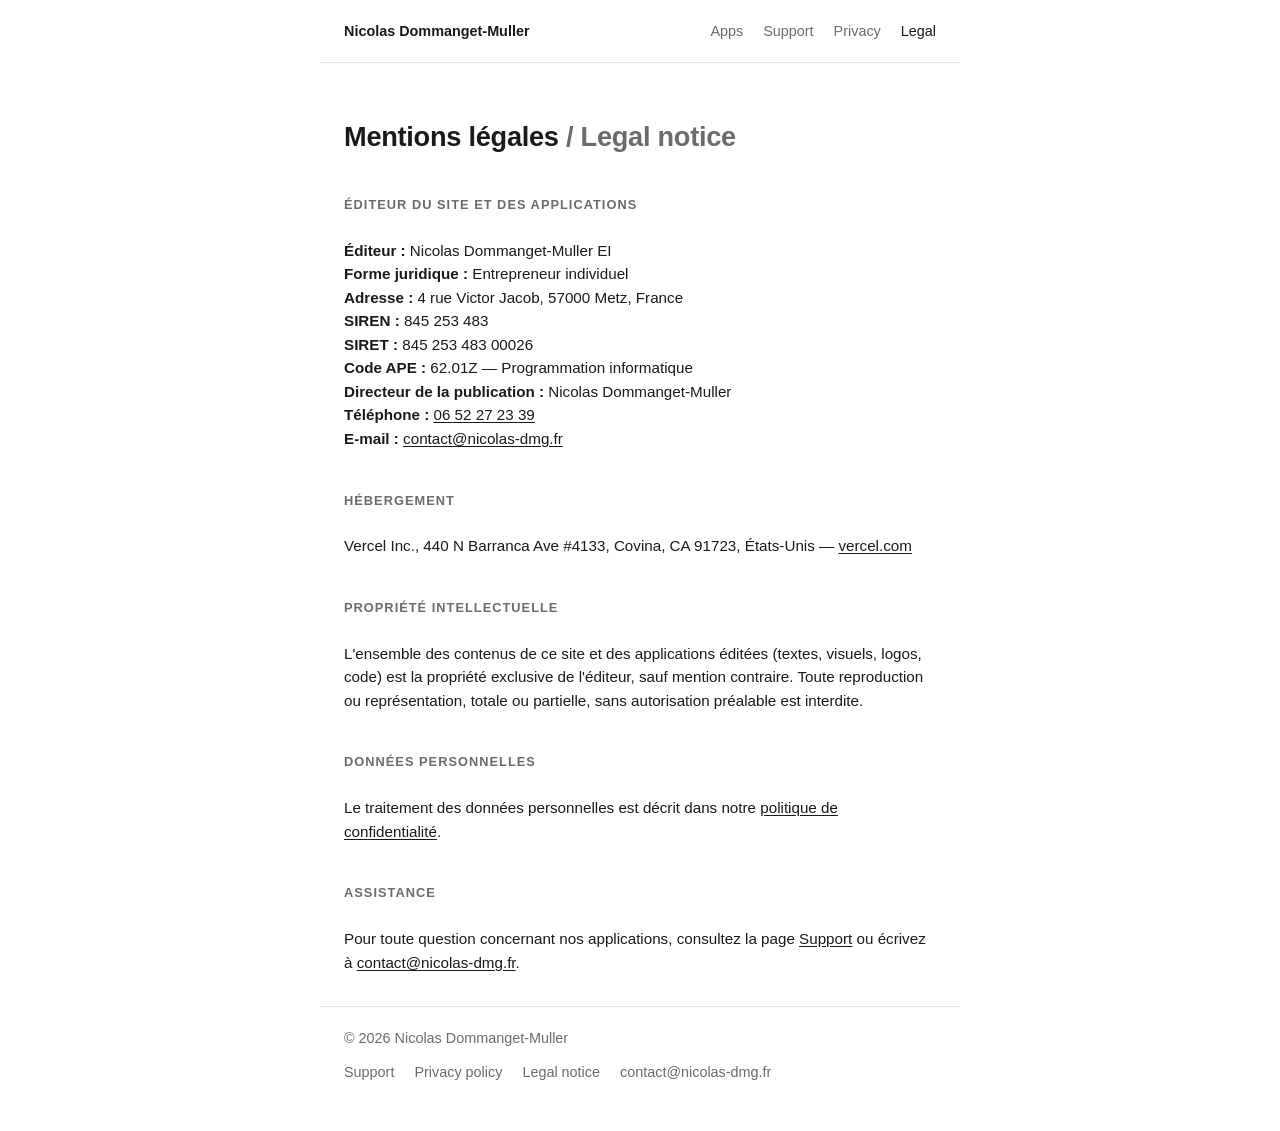
<file: legal.html>
<!DOCTYPE html>
<html lang="fr">
<head>
  <meta charset="UTF-8" />
  <meta name="viewport" content="width=device-width, initial-scale=1.0" />
  <title>Mentions légales — Nicolas Dommanget-Muller</title>
  <meta name="description" content="Mentions légales / Legal notice." />
  <link rel="stylesheet" href="style.css" />
</head>
<body>
  <header class="site-header">
    <a class="brand" href="index.html">Nicolas Dommanget-Muller</a>
    <nav>
      <a href="index.html#apps">Apps</a>
      <a href="support.html">Support</a>
      <a href="privacy.html">Privacy</a>
      <a href="legal.html" aria-current="page">Legal</a>
    </nav>
  </header>

  <main class="prose">
    <h1>Mentions légales <span class="muted">/ Legal notice</span></h1>

    <h2>Éditeur du site et des applications</h2>
    <ul class="plain">
      <li><strong>Éditeur :</strong> Nicolas Dommanget-Muller EI</li>
      <li><strong>Forme juridique :</strong> Entrepreneur individuel</li>
      <li><strong>Adresse :</strong> 4 rue Victor Jacob, 57000 Metz, France</li>
      <li><strong>SIREN :</strong> 845 253 483</li>
      <li><strong>SIRET :</strong> 845 253 483 00026</li>
      <li><strong>Code APE :</strong> 62.01Z — Programmation informatique</li>
      <li><strong>Directeur de la publication :</strong> Nicolas Dommanget-Muller</li>
      <li><strong>Téléphone :</strong> <a href="tel:+33652272339">06 52 27 23 39</a></li>
      <li><strong>E-mail :</strong> <a href="mailto:contact@nicolas-dmg.fr">contact@nicolas-dmg.fr</a></li>
    </ul>

    <h2>Hébergement</h2>
    <p>
      Vercel Inc., 440 N Barranca Ave #4133, Covina, CA 91723, États-Unis —
      <a href="https://vercel.com" rel="noopener">vercel.com</a>
    </p>

    <h2>Propriété intellectuelle</h2>
    <p>
      L'ensemble des contenus de ce site et des applications éditées (textes, visuels, logos,
      code) est la propriété exclusive de l'éditeur, sauf mention contraire. Toute reproduction
      ou représentation, totale ou partielle, sans autorisation préalable est interdite.
    </p>

    <h2>Données personnelles</h2>
    <p>
      Le traitement des données personnelles est décrit dans notre
      <a href="privacy.html">politique de confidentialité</a>.
    </p>

    <h2>Assistance</h2>
    <p>
      Pour toute question concernant nos applications, consultez la page
      <a href="support.html">Support</a> ou écrivez à
      <a href="mailto:contact@nicolas-dmg.fr">contact@nicolas-dmg.fr</a>.
    </p>
  </main>

  <footer class="site-footer">
    <div>&copy; 2026 Nicolas Dommanget-Muller</div>
    <nav>
      <a href="support.html">Support</a>
      <a href="privacy.html">Privacy policy</a>
      <a href="legal.html">Legal notice</a>
      <a href="mailto:contact@nicolas-dmg.fr">contact@nicolas-dmg.fr</a>
    </nav>
  </footer>
</body>
</html>
</file>
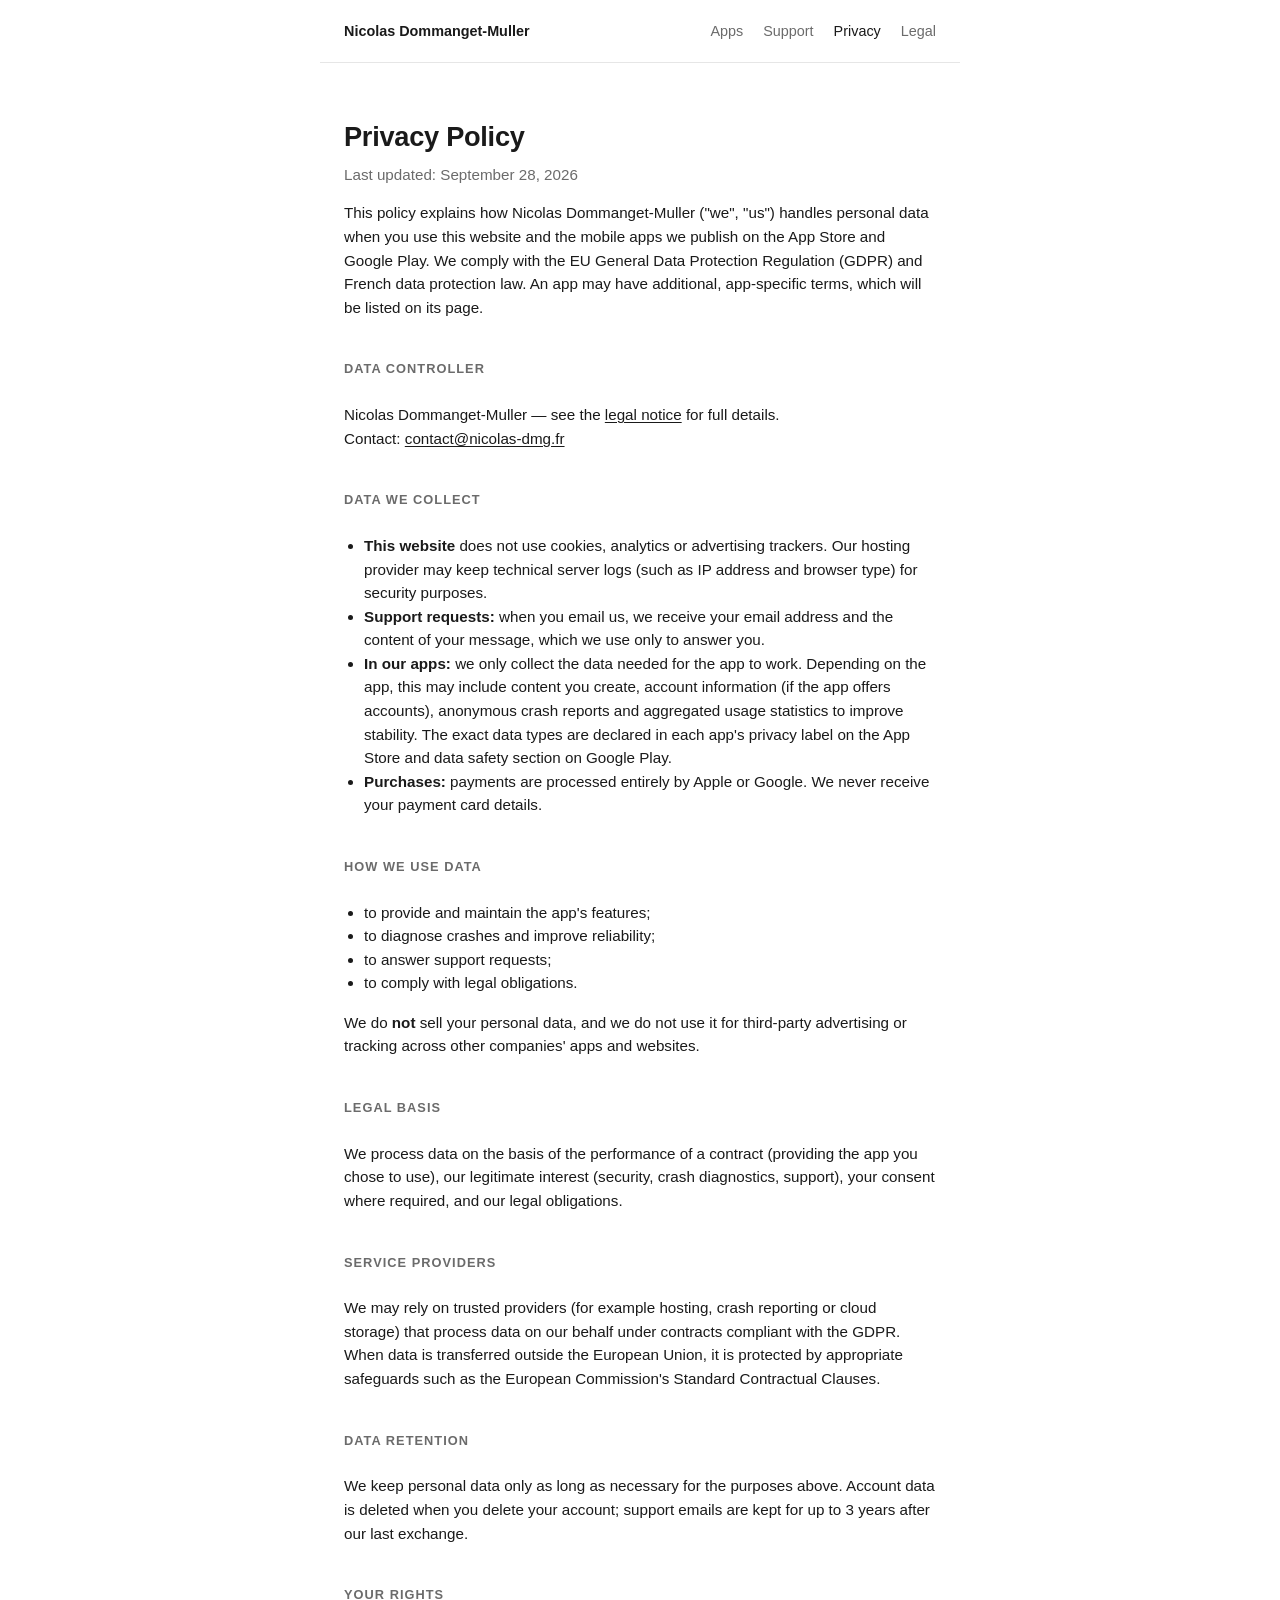
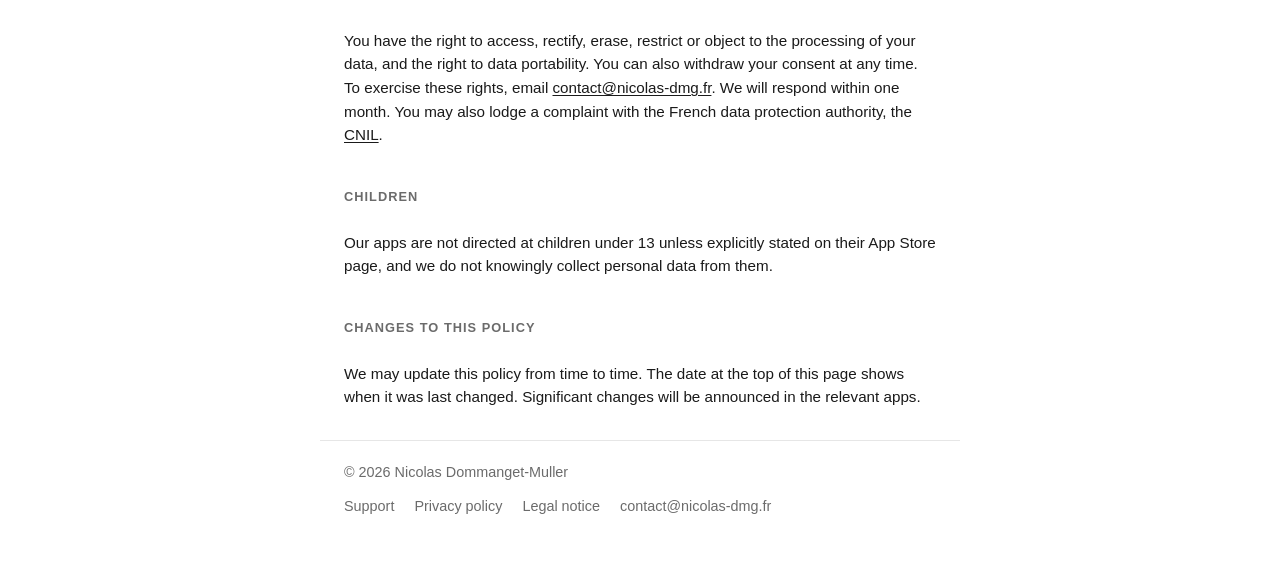
<file: privacy.html>
<!DOCTYPE html>
<html lang="en">
<head>
  <meta charset="UTF-8" />
  <meta name="viewport" content="width=device-width, initial-scale=1.0" />
  <title>Privacy Policy — Nicolas Dommanget-Muller</title>
  <meta name="description" content="How we collect, use and protect your data in our website and mobile apps." />
  <link rel="stylesheet" href="style.css" />
</head>
<body>
  <header class="site-header">
    <a class="brand" href="index.html">Nicolas Dommanget-Muller</a>
    <nav>
      <a href="index.html#apps">Apps</a>
      <a href="support.html">Support</a>
      <a href="privacy.html" aria-current="page">Privacy</a>
      <a href="legal.html">Legal</a>
    </nav>
  </header>

  <main class="prose">
    <h1>Privacy Policy</h1>
    <p class="updated">Last updated: September 28, 2026</p>

    <p>
      This policy explains how Nicolas Dommanget-Muller ("we", "us") handles personal data
      when you use this website and the mobile apps we publish on the App Store and Google Play.
      We comply with the EU General Data Protection Regulation (GDPR) and French data protection law.
      An app may have additional, app-specific terms, which will be listed on its page.
    </p>

    <h2>Data controller</h2>
    <p>
      Nicolas Dommanget-Muller — see the <a href="legal.html">legal notice</a> for full details.<br />
      Contact: <a href="mailto:contact@nicolas-dmg.fr">contact@nicolas-dmg.fr</a>
    </p>

    <h2>Data we collect</h2>
    <ul>
      <li>
        <strong>This website</strong> does not use cookies, analytics or advertising trackers.
        Our hosting provider may keep technical server logs (such as IP address and browser type)
        for security purposes.
      </li>
      <li>
        <strong>Support requests:</strong> when you email us, we receive your email address and
        the content of your message, which we use only to answer you.
      </li>
      <li>
        <strong>In our apps:</strong> we only collect the data needed for the app to work.
        Depending on the app, this may include content you create, account information (if the
        app offers accounts), anonymous crash reports and aggregated usage statistics to improve
        stability. The exact data types are declared in each app's privacy label on the App Store
        and data safety section on Google Play.
      </li>
      <li>
        <strong>Purchases:</strong> payments are processed entirely by Apple or Google. We never
        receive your payment card details.
      </li>
    </ul>

    <h2>How we use data</h2>
    <ul>
      <li>to provide and maintain the app's features;</li>
      <li>to diagnose crashes and improve reliability;</li>
      <li>to answer support requests;</li>
      <li>to comply with legal obligations.</li>
    </ul>
    <p>
      We do <strong>not</strong> sell your personal data, and we do not use it for third-party
      advertising or tracking across other companies' apps and websites.
    </p>

    <h2>Legal basis</h2>
    <p>
      We process data on the basis of the performance of a contract (providing the app you chose
      to use), our legitimate interest (security, crash diagnostics, support), your consent where
      required, and our legal obligations.
    </p>

    <h2>Service providers</h2>
    <p>
      We may rely on trusted providers (for example hosting, crash reporting or cloud storage)
      that process data on our behalf under contracts compliant with the GDPR. When data is
      transferred outside the European Union, it is protected by appropriate safeguards such as
      the European Commission's Standard Contractual Clauses.
    </p>

    <h2>Data retention</h2>
    <p>
      We keep personal data only as long as necessary for the purposes above. Account data is
      deleted when you delete your account; support emails are kept for up to 3 years after our
      last exchange.
    </p>

    <h2>Your rights</h2>
    <p>
      You have the right to access, rectify, erase, restrict or object to the processing of your
      data, and the right to data portability. You can also withdraw your consent at any time.
      To exercise these rights, email
      <a href="mailto:contact@nicolas-dmg.fr?subject=Privacy%20request">contact@nicolas-dmg.fr</a>.
      We will respond within one month. You may also lodge a complaint with the French data
      protection authority, the <a href="https://www.cnil.fr" rel="noopener">CNIL</a>.
    </p>

    <h2>Children</h2>
    <p>
      Our apps are not directed at children under 13 unless explicitly stated on their App Store
      page, and we do not knowingly collect personal data from them.
    </p>

    <h2>Changes to this policy</h2>
    <p>
      We may update this policy from time to time. The date at the top of this page shows when it
      was last changed. Significant changes will be announced in the relevant apps.
    </p>
  </main>

  <footer class="site-footer">
    <div>&copy; 2026 Nicolas Dommanget-Muller</div>
    <nav>
      <a href="support.html">Support</a>
      <a href="privacy.html">Privacy policy</a>
      <a href="legal.html">Legal notice</a>
      <a href="mailto:contact@nicolas-dmg.fr">contact@nicolas-dmg.fr</a>
    </nav>
  </footer>
</body>
</html>
</file>
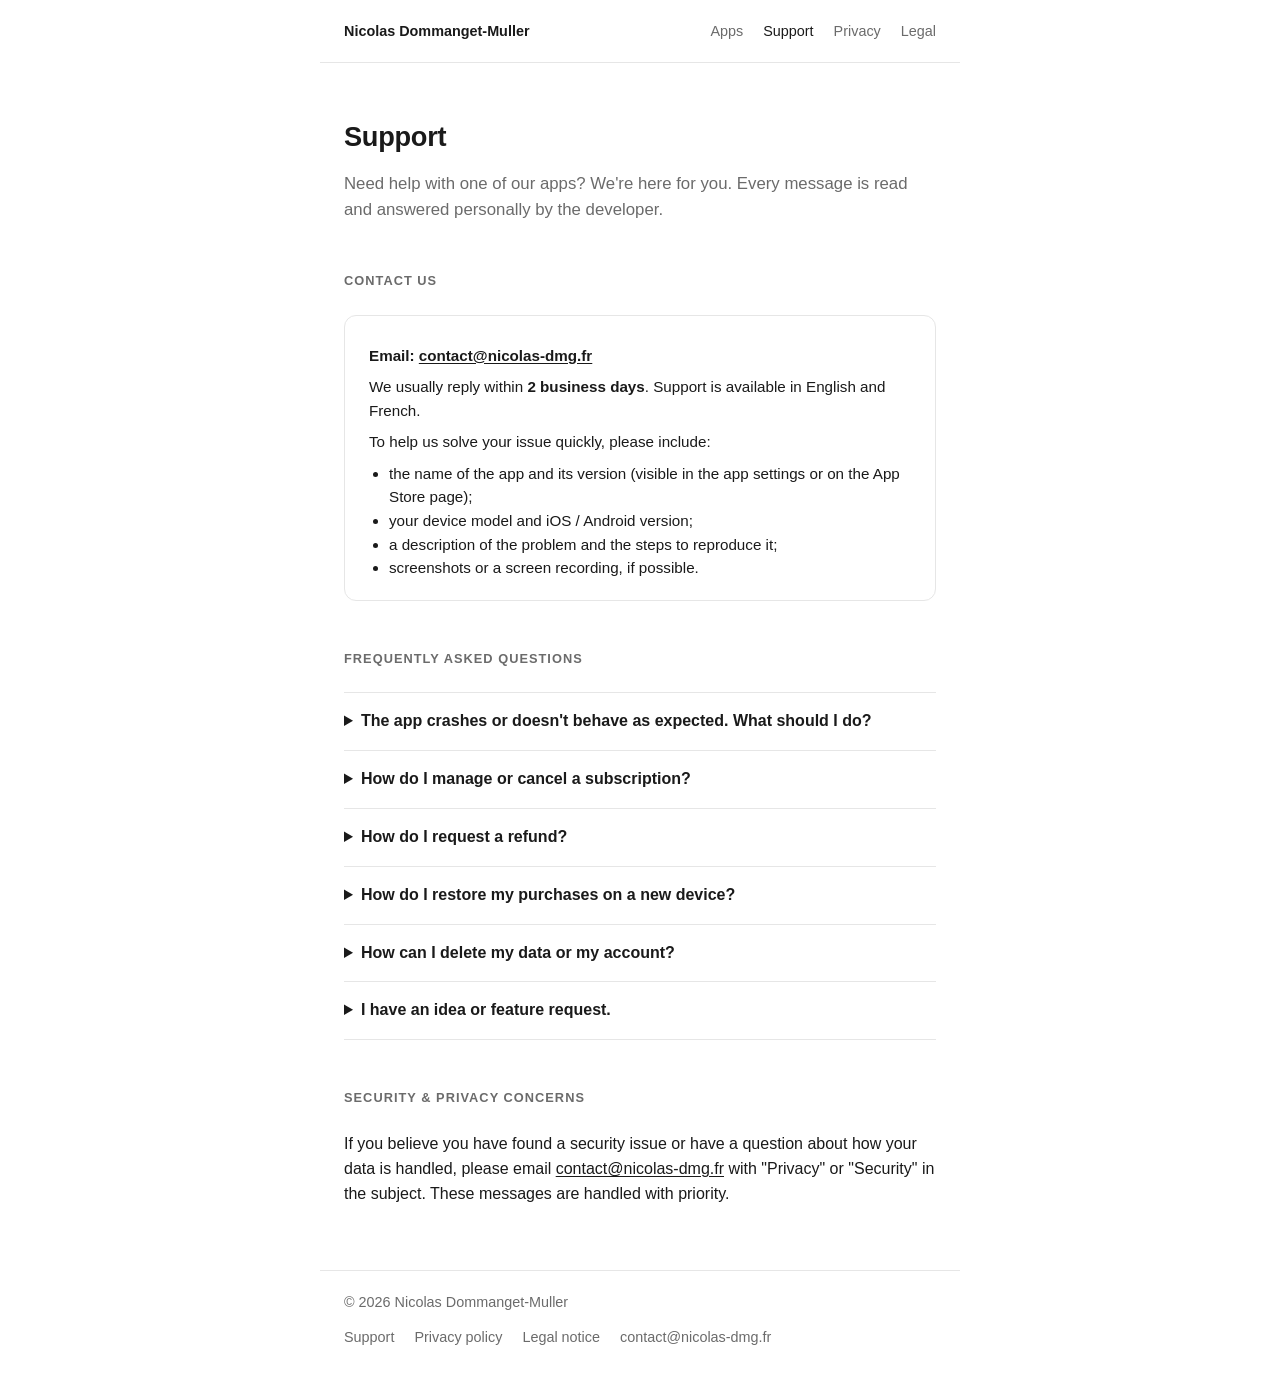
<file: support.html>
<!DOCTYPE html>
<html lang="en">
<head>
  <meta charset="UTF-8" />
  <meta name="viewport" content="width=device-width, initial-scale=1.0" />
  <title>Support — Nicolas Dommanget-Muller</title>
  <meta name="description" content="Get help with our iOS and Android apps: contact, FAQ, bug reports, subscriptions and refunds." />
  <link rel="stylesheet" href="style.css" />
</head>
<body>
  <header class="site-header">
    <a class="brand" href="index.html">Nicolas Dommanget-Muller</a>
    <nav>
      <a href="index.html#apps">Apps</a>
      <a href="support.html" aria-current="page">Support</a>
      <a href="privacy.html">Privacy</a>
      <a href="legal.html">Legal</a>
    </nav>
  </header>

  <main>
    <h1>Support</h1>

    <p class="intro">
      Need help with one of our apps? We're here for you. Every message is read and answered
      personally by the developer.
    </p>

    <section>
      <h2>Contact us</h2>
      <div class="card">
        <p class="contact-line">
          Email: <a href="mailto:contact@nicolas-dmg.fr?subject=Support%20request">contact@nicolas-dmg.fr</a>
        </p>
        <p>
          We usually reply within <strong>2 business days</strong>. Support is available in
          English and French.
        </p>
        <p>To help us solve your issue quickly, please include:</p>
        <ul>
          <li>the name of the app and its version (visible in the app settings or on the App Store page);</li>
          <li>your device model and iOS / Android version;</li>
          <li>a description of the problem and the steps to reproduce it;</li>
          <li>screenshots or a screen recording, if possible.</li>
        </ul>
      </div>
    </section>

    <section>
      <h2>Frequently asked questions</h2>

      <details>
        <summary>The app crashes or doesn't behave as expected. What should I do?</summary>
        <p>
          First make sure you are running the latest version of the app from the App Store or
          Google Play, and restart your device. If the problem persists, email us with the
          details listed above and we will investigate.
        </p>
      </details>

      <details>
        <summary>How do I manage or cancel a subscription?</summary>
        <p>
          Subscriptions are handled by Apple or Google. On iPhone and iPad, open
          <em>Settings &rarr; [your name] &rarr; Subscriptions</em>. On Android, open the
          Google Play Store and go to <em>Profile &rarr; Payments &amp; subscriptions &rarr;
          Subscriptions</em>. Cancelling stops the next renewal; you keep access until the
          end of the current period.
        </p>
      </details>

      <details>
        <summary>How do I request a refund?</summary>
        <p>
          Payments are processed by Apple or Google, so refunds must be requested through them.
          For App Store purchases, visit
          <a href="https://reportaproblem.apple.com" rel="noopener">reportaproblem.apple.com</a>.
          For Google Play purchases, follow
          <a href="https://support.google.com/googleplay/answer/2479637" rel="noopener">Google Play's refund instructions</a>.
          If you run into any trouble, contact us and we'll do our best to help.
        </p>
      </details>

      <details>
        <summary>How do I restore my purchases on a new device?</summary>
        <p>
          Sign in with the same Apple ID or Google account used for the original purchase, open
          the app and use the <em>Restore purchases</em> option in its settings.
        </p>
      </details>

      <details>
        <summary>How can I delete my data or my account?</summary>
        <p>
          Where an app offers an account, you can delete it directly from the app's settings.
          You can also email us from the address associated with your account and we will
          delete your data within 30 days. See our <a href="privacy.html">privacy policy</a>
          for details.
        </p>
      </details>

      <details>
        <summary>I have an idea or feature request.</summary>
        <p>
          We'd love to hear it! Send it to
          <a href="mailto:contact@nicolas-dmg.fr?subject=Feature%20request">contact@nicolas-dmg.fr</a>.
          User feedback directly shapes what we build next.
        </p>
      </details>
    </section>

    <section>
      <h2>Security &amp; privacy concerns</h2>
      <p>
        If you believe you have found a security issue or have a question about how your data is
        handled, please email
        <a href="mailto:contact@nicolas-dmg.fr?subject=Privacy%20%2F%20security">contact@nicolas-dmg.fr</a>
        with "Privacy" or "Security" in the subject. These messages are handled with priority.
      </p>
    </section>
  </main>

  <footer class="site-footer">
    <div>&copy; 2026 Nicolas Dommanget-Muller</div>
    <nav>
      <a href="support.html">Support</a>
      <a href="privacy.html">Privacy policy</a>
      <a href="legal.html">Legal notice</a>
      <a href="mailto:contact@nicolas-dmg.fr">contact@nicolas-dmg.fr</a>
    </nav>
  </footer>
</body>
</html>
</file>
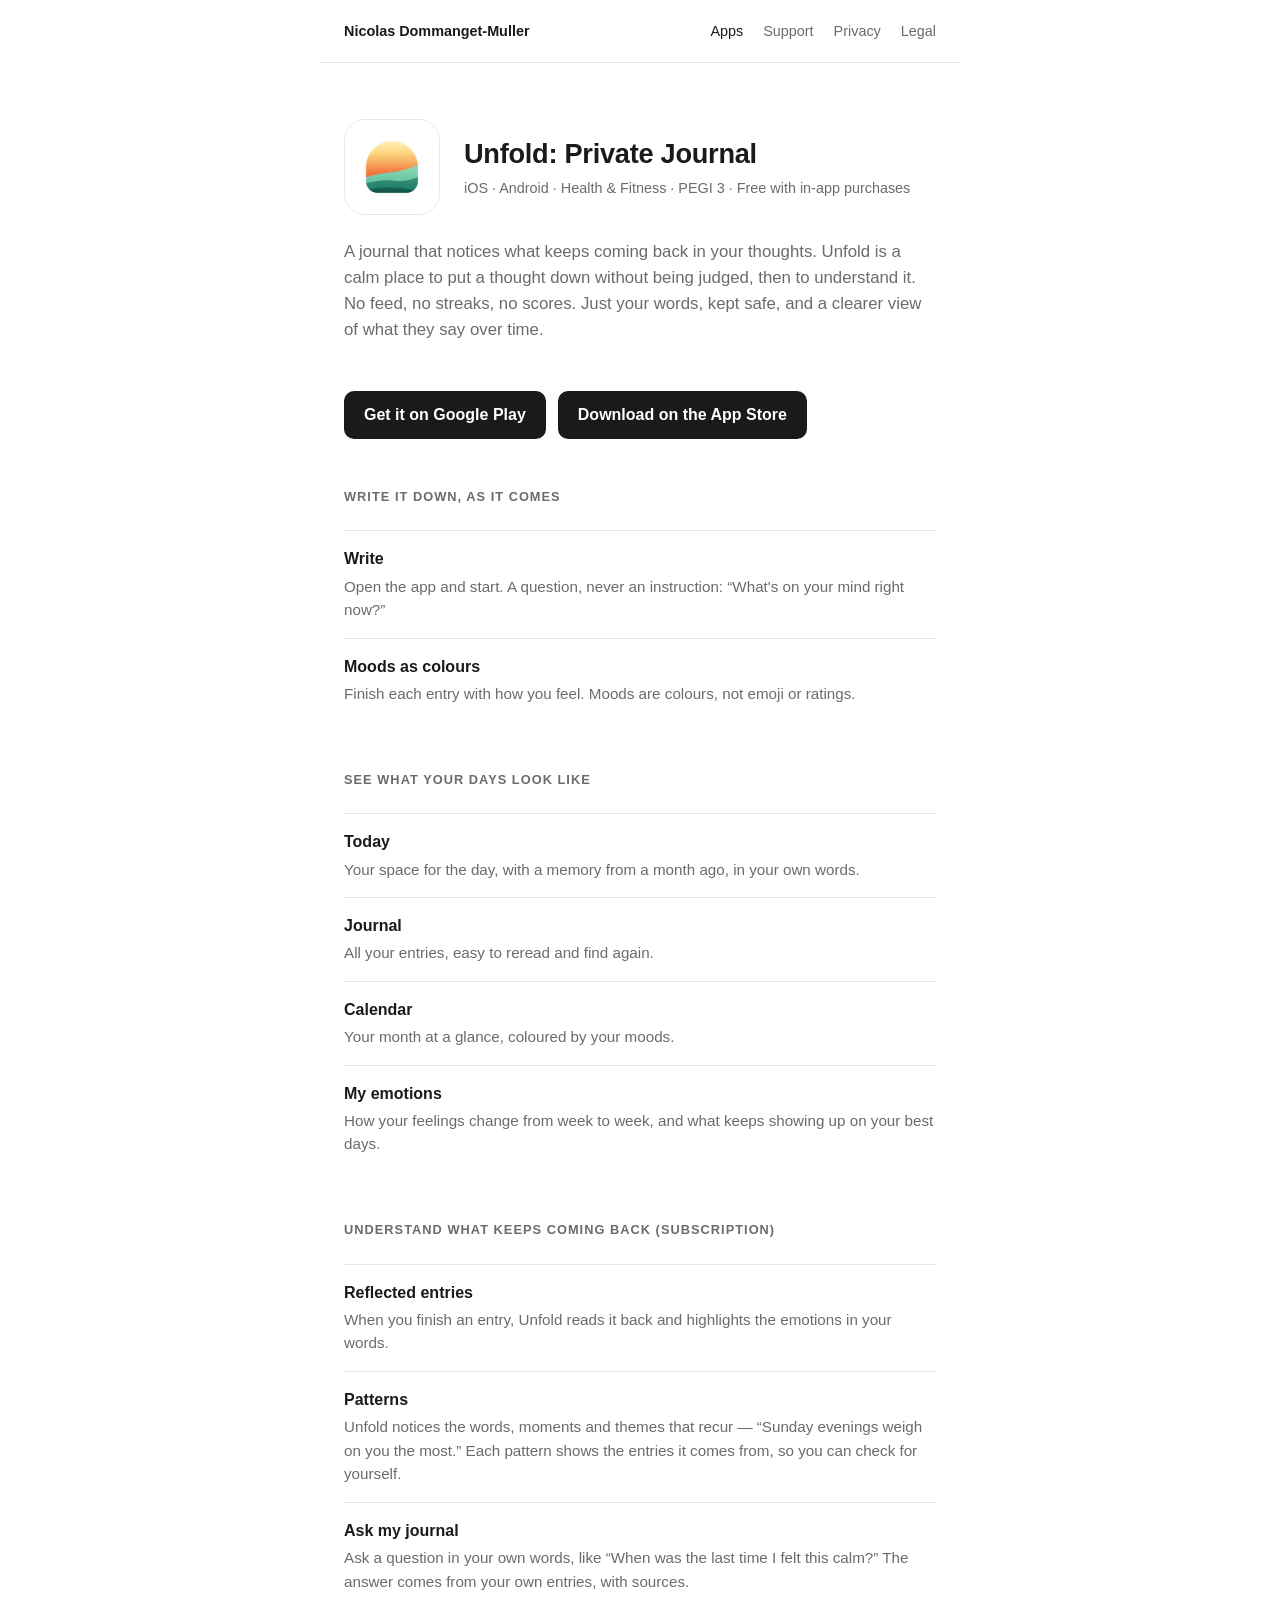
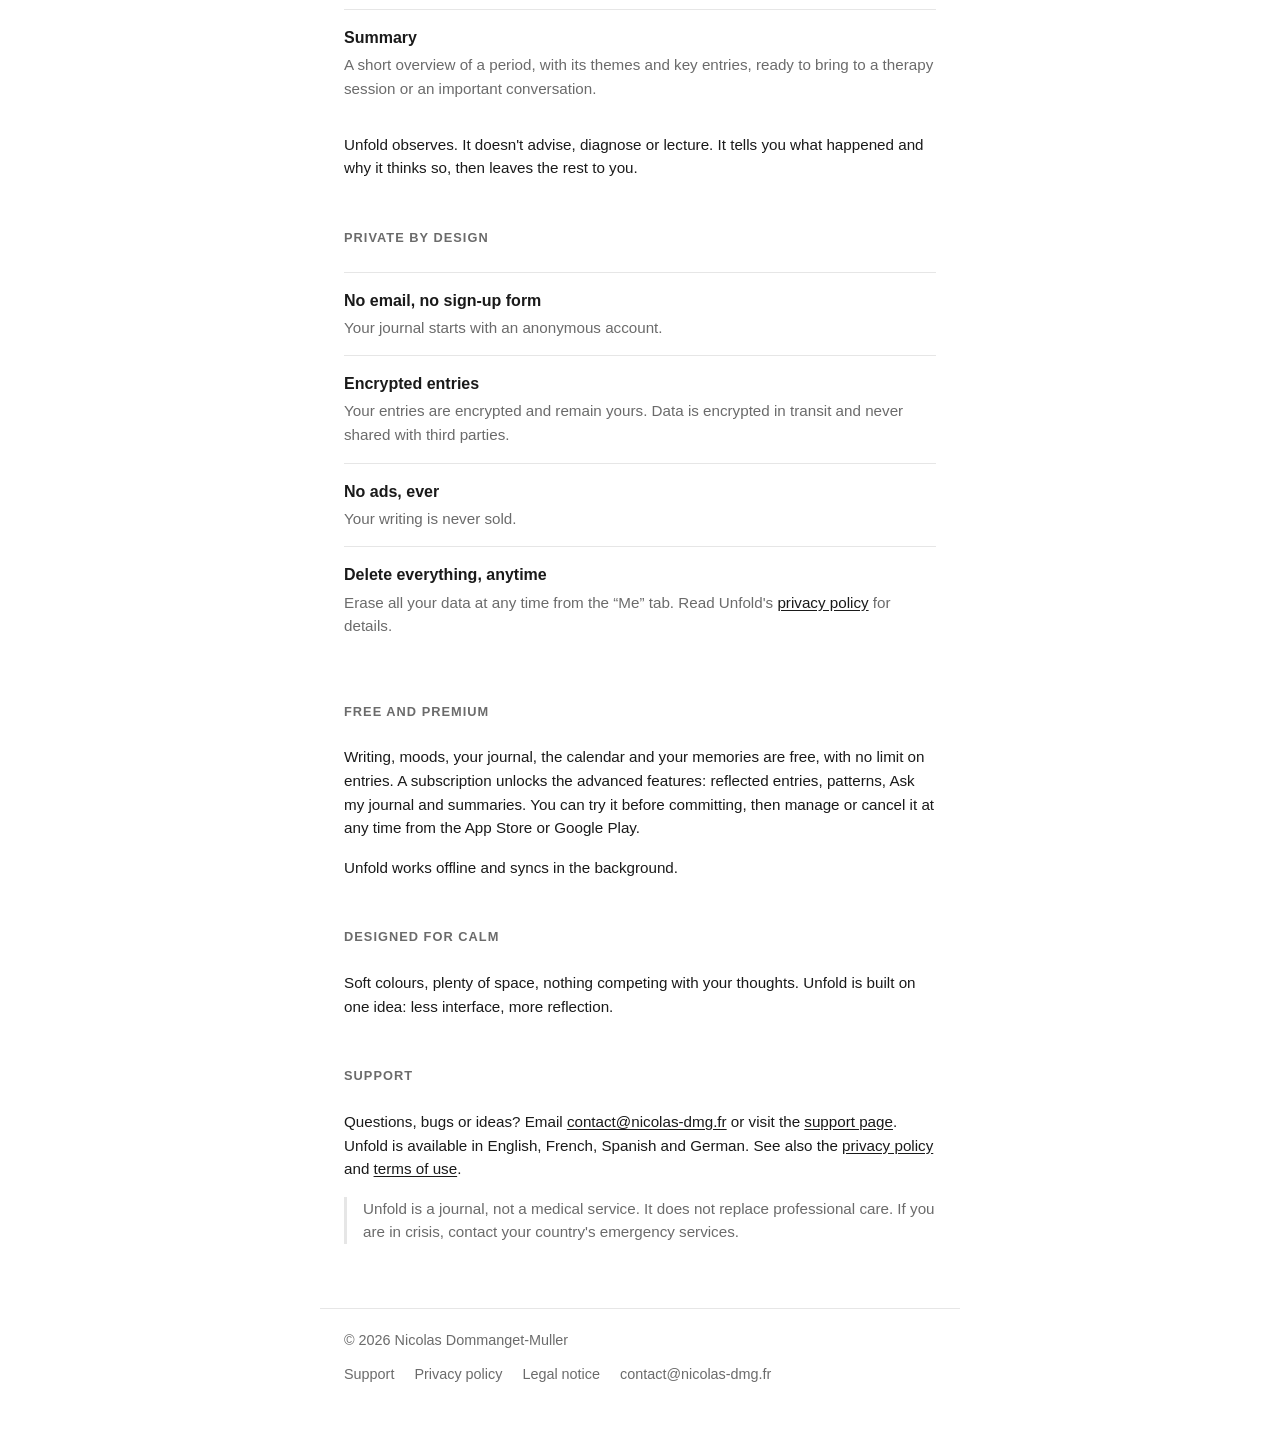
<file: unfold.html>
<!DOCTYPE html>
<html lang="en">
<head>
  <meta charset="UTF-8" />
  <meta name="viewport" content="width=device-width, initial-scale=1.0" />
  <title>Unfold: Private Journal — Nicolas Dommanget-Muller</title>
  <meta name="description" content="Unfold is a calm, private journal that notices what keeps coming back in your thoughts. Available on the App Store and Google Play." />
  <link rel="icon" href="images/unfold-icon.png" />
  <link rel="stylesheet" href="style.css" />
</head>
<body>
  <header class="site-header">
    <a class="brand" href="index.html">Nicolas Dommanget-Muller</a>
    <nav>
      <a href="index.html#apps" aria-current="page">Apps</a>
      <a href="support.html">Support</a>
      <a href="privacy.html">Privacy</a>
      <a href="legal.html">Legal</a>
    </nav>
  </header>

  <main>
    <div class="app-hero">
      <img class="app-icon" src="images/unfold-icon.png" alt="Unfold app icon" width="96" height="96" />
      <div>
        <h1>Unfold: Private Journal</h1>
        <div class="company">iOS &middot; Android &middot; Health &amp; Fitness &middot; PEGI 3 &middot; Free with in-app purchases</div>
      </div>
    </div>

    <p class="intro">
      A journal that notices what keeps coming back in your thoughts. Unfold is a calm place
      to put a thought down without being judged, then to understand it. No feed, no streaks,
      no scores. Just your words, kept safe, and a clearer view of what they say over time.
    </p>

    <div class="store-buttons">
      <a class="store-button" href="https://play.google.com/store/apps/details?id=com.unfold" rel="noopener">
        Get it on Google Play
      </a>
      <a class="store-button" href="https://apps.apple.com/app/unfold-private-diary-notes/id6819692657" rel="noopener">
        Download on the App Store
      </a>
    </div>

    <section>
      <h2>Write it down, as it comes</h2>
      <ul class="features">
        <li>
          <strong>Write</strong>
          <span>Open the app and start. A question, never an instruction: &ldquo;What's on your mind right now?&rdquo;</span>
        </li>
        <li>
          <strong>Moods as colours</strong>
          <span>Finish each entry with how you feel. Moods are colours, not emoji or ratings.</span>
        </li>
      </ul>
    </section>

    <section>
      <h2>See what your days look like</h2>
      <ul class="features">
        <li>
          <strong>Today</strong>
          <span>Your space for the day, with a memory from a month ago, in your own words.</span>
        </li>
        <li>
          <strong>Journal</strong>
          <span>All your entries, easy to reread and find again.</span>
        </li>
        <li>
          <strong>Calendar</strong>
          <span>Your month at a glance, coloured by your moods.</span>
        </li>
        <li>
          <strong>My emotions</strong>
          <span>How your feelings change from week to week, and what keeps showing up on your best days.</span>
        </li>
      </ul>
    </section>

    <section>
      <h2>Understand what keeps coming back (subscription)</h2>
      <ul class="features">
        <li>
          <strong>Reflected entries</strong>
          <span>When you finish an entry, Unfold reads it back and highlights the emotions in your words.</span>
        </li>
        <li>
          <strong>Patterns</strong>
          <span>Unfold notices the words, moments and themes that recur &mdash; &ldquo;Sunday evenings weigh on you the most.&rdquo; Each pattern shows the entries it comes from, so you can check for yourself.</span>
        </li>
        <li>
          <strong>Ask my journal</strong>
          <span>Ask a question in your own words, like &ldquo;When was the last time I felt this calm?&rdquo; The answer comes from your own entries, with sources.</span>
        </li>
        <li>
          <strong>Summary</strong>
          <span>A short overview of a period, with its themes and key entries, ready to bring to a therapy session or an important conversation.</span>
        </li>
      </ul>
      <p class="section-intro" style="margin-top: 1rem;">
        Unfold observes. It doesn't advise, diagnose or lecture. It tells you what happened and
        why it thinks so, then leaves the rest to you.
      </p>
    </section>

    <section>
      <h2>Private by design</h2>
      <ul class="features">
        <li>
          <strong>No email, no sign-up form</strong>
          <span>Your journal starts with an anonymous account.</span>
        </li>
        <li>
          <strong>Encrypted entries</strong>
          <span>Your entries are encrypted and remain yours. Data is encrypted in transit and never shared with third parties.</span>
        </li>
        <li>
          <strong>No ads, ever</strong>
          <span>Your writing is never sold.</span>
        </li>
        <li>
          <strong>Delete everything, anytime</strong>
          <span>Erase all your data at any time from the &ldquo;Me&rdquo; tab. Read Unfold's <a href="https://unfold.nicolas-dmg.fr/privacy.html" rel="noopener">privacy policy</a> for details.</span>
        </li>
      </ul>
    </section>

    <section>
      <h2>Free and Premium</h2>
      <p class="section-intro">
        Writing, moods, your journal, the calendar and your memories are free, with no limit on
        entries. A subscription unlocks the advanced features: reflected entries, patterns,
        Ask my journal and summaries. You can try it before committing, then manage or cancel it
        at any time from the App Store or Google Play.
      </p>
      <p class="section-intro">
        Unfold works offline and syncs in the background.
      </p>
    </section>

    <section>
      <h2>Designed for calm</h2>
      <p class="section-intro">
        Soft colours, plenty of space, nothing competing with your thoughts. Unfold is built on
        one idea: less interface, more reflection.
      </p>
    </section>

    <section>
      <h2>Support</h2>
      <p class="section-intro">
        Questions, bugs or ideas? Email
        <a href="mailto:contact@nicolas-dmg.fr?subject=Unfold%20support">contact@nicolas-dmg.fr</a>
        or visit the <a href="support.html">support page</a>. Unfold is available in English,
        French, Spanish and German. See also the
        <a href="https://unfold.nicolas-dmg.fr/privacy.html" rel="noopener">privacy policy</a> and
        <a href="https://unfold.nicolas-dmg.fr/terms.html" rel="noopener">terms of use</a>.
      </p>
      <p class="note">
        Unfold is a journal, not a medical service. It does not replace professional care.
        If you are in crisis, contact your country's emergency services.
      </p>
    </section>
  </main>

  <footer class="site-footer">
    <div>&copy; 2026 Nicolas Dommanget-Muller</div>
    <nav>
      <a href="support.html">Support</a>
      <a href="privacy.html">Privacy policy</a>
      <a href="legal.html">Legal notice</a>
      <a href="mailto:contact@nicolas-dmg.fr">contact@nicolas-dmg.fr</a>
    </nav>
  </footer>
</body>
</html>
</file>
<file: style.css>
:root {
  color-scheme: light dark;
  --bg: #ffffff;
  --text: #1a1a1a;
  --muted: #6b6b6b;
  --border: #e6e6e6;
  --max-width: 640px;
}

@media (prefers-color-scheme: dark) {
  :root {
    --bg: #111111;
    --text: #f2f2f2;
    --muted: #9a9a9a;
    --border: #2a2a2a;
  }
}

* {
  box-sizing: border-box;
}

body {
  margin: 0;
  background: var(--bg);
  color: var(--text);
  font-family: -apple-system, BlinkMacSystemFont, "Segoe UI", Helvetica, Arial, sans-serif;
  line-height: 1.55;
}

main {
  max-width: var(--max-width);
  margin: 0 auto;
  padding: 3.5rem 1.5rem 1rem;
}

.avatar {
  display: block;
  width: 7rem;
  height: 7rem;
  border-radius: 50%;
  object-fit: cover;
  margin-bottom: 1.75rem;
}

h1 {
  font-size: 1.7rem;
  font-weight: 600;
  line-height: 1.3;
  margin: 0 0 1rem;
  letter-spacing: -0.01em;
}

.intro {
  color: var(--muted);
  font-size: 1.05rem;
  margin: 0 0 3rem;
}

h2 {
  font-size: 0.8rem;
  text-transform: uppercase;
  letter-spacing: 0.08em;
  color: var(--muted);
  font-weight: 600;
  margin: 0 0 1.5rem;
}

.item {
  padding: 1.25rem 0;
  border-top: 1px solid var(--border);
}

.item:last-child {
  padding-bottom: 0;
}

.item-head {
  display: flex;
  justify-content: space-between;
  align-items: baseline;
  gap: 1rem;
  flex-wrap: wrap;
}

.role {
  font-weight: 600;
}

.dates {
  font-size: 0.85rem;
  color: var(--muted);
  white-space: nowrap;
}

.company {
  color: var(--muted);
  font-size: 0.9rem;
  margin-top: 0.15rem;
}

.item p {
  margin: 0.5rem 0 0;
  font-size: 0.95rem;
}

a {
  color: var(--text);
  text-underline-offset: 2px;
}

section {
  margin-bottom: 3rem;
}

.site-header,
.site-footer {
  max-width: var(--max-width);
  margin: 0 auto;
  padding: 1.25rem 1.5rem;
  display: flex;
  justify-content: space-between;
  align-items: center;
  gap: 0.75rem 1.5rem;
  flex-wrap: wrap;
  font-size: 0.9rem;
}

.site-header {
  border-bottom: 1px solid var(--border);
}

.brand {
  font-weight: 600;
  text-decoration: none;
}

.site-header nav,
.site-footer nav {
  display: flex;
  gap: 0.5rem 1.25rem;
  flex-wrap: wrap;
}

.site-header nav a,
.site-footer nav a {
  color: var(--muted);
  text-decoration: none;
}

.site-header nav a:hover,
.site-footer nav a:hover,
.site-header nav a[aria-current="page"] {
  color: var(--text);
}

.site-footer {
  border-top: 1px solid var(--border);
  color: var(--muted);
  padding-bottom: 3rem;
}

.card {
  border: 1px solid var(--border);
  border-radius: 12px;
  padding: 1.25rem 1.5rem;
}

.card p {
  margin: 0.5rem 0 0;
  font-size: 0.95rem;
}

.card ul {
  margin: 0.5rem 0 0;
  padding-left: 1.25rem;
  font-size: 0.95rem;
}

.contact-line {
  font-weight: 600;
}

.features {
  list-style: none;
  margin: 0;
  padding: 0;
}

.features li {
  padding: 1rem 0;
  border-top: 1px solid var(--border);
}

.features strong,
.features span {
  display: block;
}

.features span {
  color: var(--muted);
  font-size: 0.95rem;
  margin-top: 0.15rem;
}

.section-intro {
  margin: 0 0 1rem;
  font-size: 0.95rem;
}

details {
  border-top: 1px solid var(--border);
  padding: 1rem 0;
}

details:last-of-type {
  border-bottom: 1px solid var(--border);
}

summary {
  cursor: pointer;
  font-weight: 600;
}

details p {
  margin: 0.75rem 0 0;
  color: var(--muted);
  font-size: 0.95rem;
}

.prose h2 {
  margin-top: 2.5rem;
}

.prose p,
.prose li {
  font-size: 0.95rem;
}

.prose ul {
  padding-left: 1.25rem;
}

.prose ul.plain {
  list-style: none;
  padding-left: 0;
}

.updated,
.muted {
  color: var(--muted);
}

.updated {
  font-size: 0.9rem;
  margin-top: -0.5rem;
}

.app-card {
  display: flex;
  gap: 1.25rem;
  align-items: flex-start;
  text-decoration: none;
  color: inherit;
  transition: border-color 0.15s ease;
}

.app-card + .app-card {
  margin-top: 1rem;
}

.app-card:hover {
  border-color: var(--muted);
}

.app-card > div {
  flex: 1;
  min-width: 0;
}

.app-icon {
  flex: none;
  width: 4rem;
  height: 4rem;
  border-radius: 22%;
  border: 1px solid var(--border);
}

.app-links .link {
  text-decoration: underline;
  text-underline-offset: 2px;
}

.app-hero {
  display: flex;
  gap: 1.5rem;
  align-items: center;
  margin-bottom: 1.5rem;
}

.app-hero .app-icon {
  width: 6rem;
  height: 6rem;
}

.app-hero h1 {
  margin: 0;
}

.app-hero .company {
  margin-top: 0.35rem;
}

.store-button {
  display: inline-block;
  background: var(--text);
  color: var(--bg);
  padding: 0.7rem 1.25rem;
  border-radius: 10px;
  font-weight: 600;
  text-decoration: none;
}

.store-buttons {
  display: flex;
  flex-wrap: wrap;
  gap: 0.75rem;
  margin: 0 0 3rem;
}

a.store-button:hover {
  opacity: 0.85;
}

.note {
  border-left: 3px solid var(--border);
  padding-left: 1rem;
  color: var(--muted);
  font-size: 0.95rem;
}

@media (max-width: 480px) {
  .app-hero {
    flex-direction: column;
    align-items: flex-start;
  }
}
</file>
